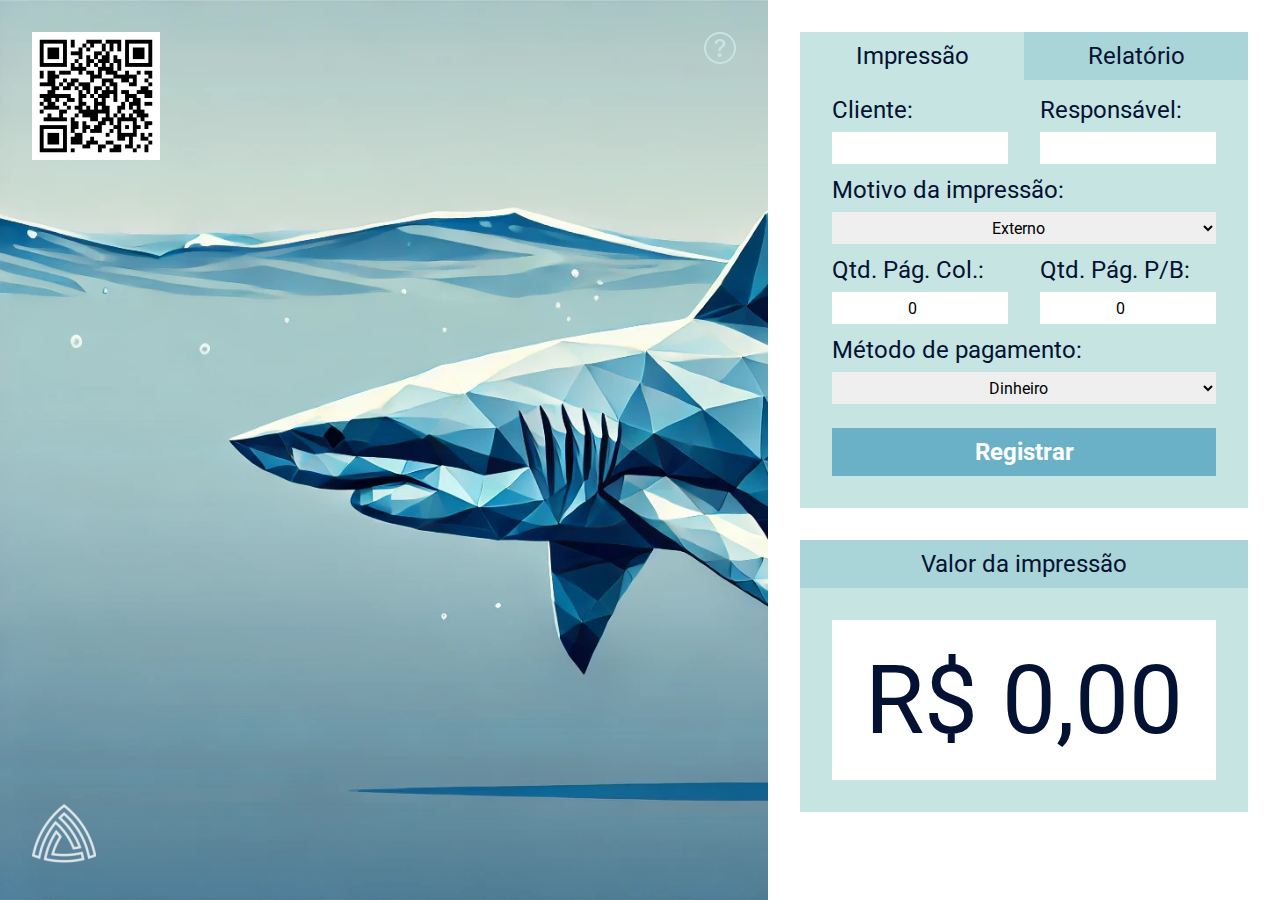
<file: index.html>
<!DOCTYPE html>
<html lang="pt-br">
<head>
    <meta charset="UTF-8">
    <meta name="viewport" content="width=device-width, initial-scale=1.0">
    <title>Impressão - Paper Shark</title>

    <link rel="stylesheet" href="/css/global.css">
    <link rel="stylesheet" href="/css/wallpaper.css">
    <link rel="stylesheet" href="/css/right_column.css">
</head>
<body>
    <!-- Imagem de fundo -->
    <div class="wallpaper">
        <!-- Container do QR Code e do link de mais informações -->
        <div class="top">
            <!-- QR Code do Pix -->
            <img class="top__qrcode" src="/img/qr-code.png" alt="">

            <!-- Link de informações -->
             <a class="information" href="">
                <!-- Imagem de informações -->
                <img class="information__image" src="/img/information.png" alt="informações">
             </a>
        </div>

        <!-- Logo da focus consultoria -->
        <img class="wallpaper__bottom" src="/img/focus-logo.png" alt="logo da focus">
    </div>

    <!-- Coluna lateral -->
    <div class="right_column">
        <!-- Container do forms e das abas do sistema -->
        <div class="forms_container">
            <!-- Container das abas do sistema -->
            <div class="tab">
                <!-- Aba de impressão -->
                <div class="print">
                    <!-- Rótulo da aba de impressão -->
                    <p class="print__label">Impressão</p>
                </div>
    
                <!-- Aba de relatório -->
                <div class="report">
                    <!-- Rótulo da aba de relatório -->
                    <a class="report__label" href="/html/report.html">Relatório</a>
                </div>
            </div>

            <!-- Formulário -->
            <form class="form" id="form"">
                <!-- Conjunto de inputs de cliente e responsável -->
                <div class="input_set">
                    <!-- Input de cliente -->
                    <div class="input_container">
                        <!-- Rótulo de cliente -->
                        <label class="input_container__text" for="cliente">Cliente:</label>

                        <!-- Input de cliente -->
                        <input class="input_container__input" id="cliente" name="cliente" type="text">
                    </div>

                    <!-- Input de responsável -->
                    <div class="input_container">
                        <!-- Rótulo de responsável -->
                        <label class="input_container__text" for="responsavel">Responsável:</label>

                        <!-- Input de responsável -->
                        <input class="input_container__input" id="responsavel" name="responsavel" type="text">
                    </div>
                </div>

                <!-- Input de motivo da impressão -->
                <div class="input_container">
                    <!-- Rótulo de motivo da impressão -->
                    <label class="input_container__text" for="motivo">Motivo da impressão:</label>

                    <!-- Input de motivo da impressão -->
                    <select class="input_container__input" id="motivo" name="motivo">
                        <option class="input__option" value="externo">Externo</option>
                        <option class="input__option" value="interno">Interno</option>
                    </select>
                </div>

                <!-- Conjunto de inputs de quantidade de páginas tanto coloridas quanto preto e branco -->
                <div class="input_set">
                    <!-- Input de quantidade de páginas coloridas -->
                    <div class="input_container">
                        <!-- Rótulo de páginas coloridas -->
                        <label class="input_container__text" for="qtd_col">Qtd. Pág. Col.:</label>

                        <!-- Input de páginas coloridas -->
                        <input class="input_container__input" id="qtd_col" name="qtd_col" type="number" min="0" value="0">
                    </div>

                    <!-- Input de quantidade de páginas preto e branco -->
                    <div class="input_container">
                        <!-- Rótulo de páginas preto e branco -->
                        <label class="input_container__text" for="qtd_pb">Qtd. Pág. P/B:</label>

                        <!-- Input de páginas preto e branco -->
                        <input class="input_container__input" id="qtd_pb" name="qtd_pb" type="number" min="0" value="0">
                    </div>
                </div>

                <!-- Input de método de pagamento -->
                <div class="input_container">
                    <!-- Rótulo de método de pagamento -->
                    <label class="input_container__text" for="metodo">Método de pagamento:</label>

                    <!-- Input de método de pagamento -->
                    <select class="input_container__input" name="metodo" id="metodo">
                        <option class="input__option" value="dinheiro">Dinheiro</option>
                        <option class="input__option" value="pix">Pix</option>
                    </select>
                </div>

                <!-- Botão para registrar a impressão -->
                <button class="form__button" type="submit">Registrar</button>
            </form>
        </div>

        <!-- Container avô do valor da impressão -->
        <div class="value_container_grandfather">
            <!-- Aba de valor da impressão -->
            <div class="value">
                <!-- Rótulo da aba de valor da impressão -->
                <p class="value__text">Valor da impressão</p>
            </div>

            <!-- Container pai do valor da impressão -->
            <div class="value_container_father">
                <!-- Container filho do valor da impressão -->
                <div class="value_container_son">
                    <!-- Rótulo do valor da impressão -->
                    <p class="value_container_son__text">R$ <span id="value">0,00</span></p>
                </div>
            </div>
        </div>
    </div>

    <script src="/js/register.js"></script>
</body>
</html>
</file>
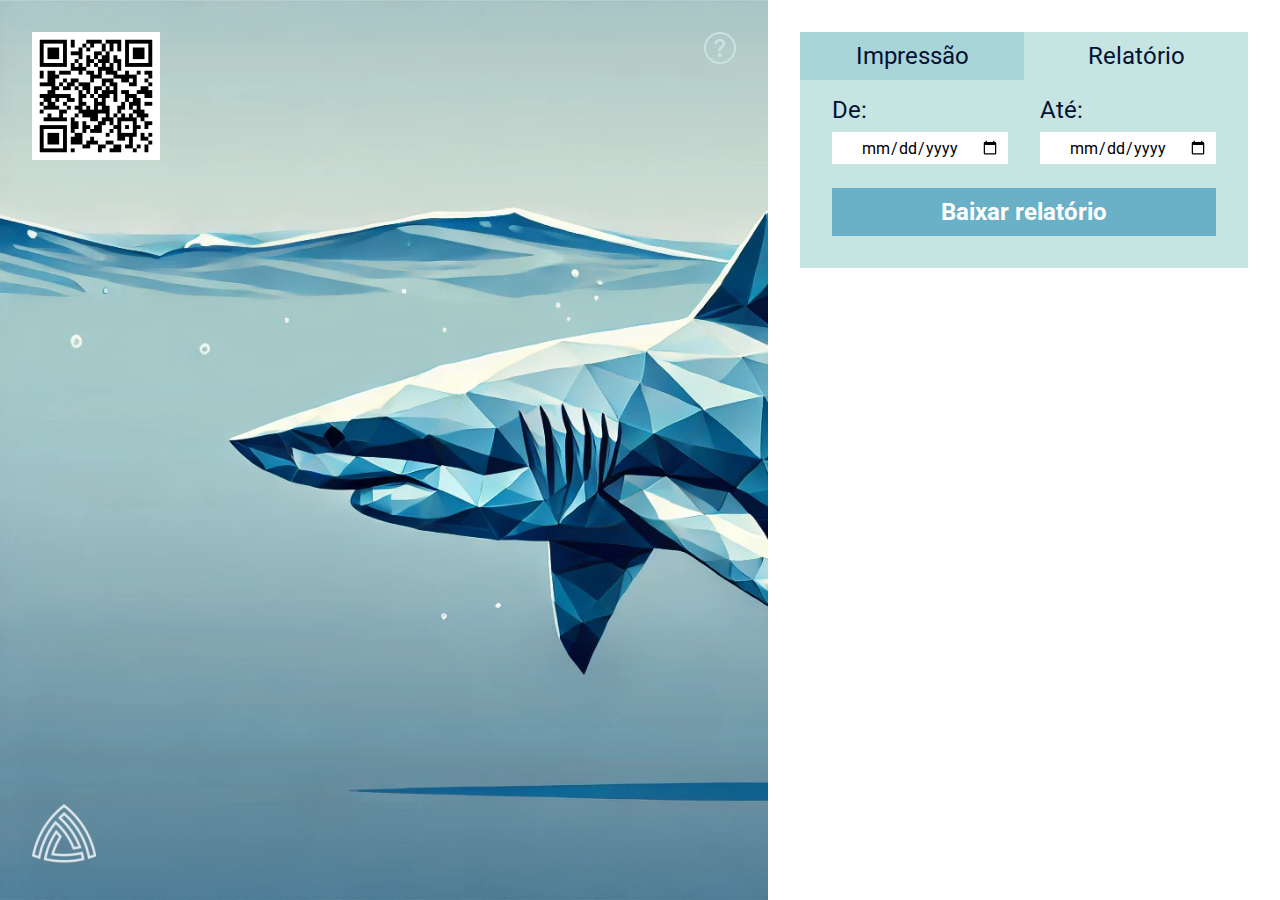
<file: html/report.html>
<!DOCTYPE html>
<html lang="pt-br">
<head>
    <meta charset="UTF-8">
    <meta name="viewport" content="width=device-width, initial-scale=1.0">
    <title>Relatório - Paper Shark</title>

    <link rel="stylesheet" href="/css/global.css">
    <link rel="stylesheet" href="/css/wallpaper.css">
    <link rel="stylesheet" href="/css/right_column.css">
    <link rel="stylesheet" href="/css/report_right_column.css">
</head>
<body>
    <!-- Imagem de fundo -->
    <div class="wallpaper">
        <!-- Container do QR Code e do link de mais informações -->
        <div class="top">
            <!-- QR Code do Pix -->
            <img class="top__qrcode" src="/img/qr-code.png" alt="">

            <!-- Link de informações -->
             <a class="information" href="">
                <!-- Imagem de informações -->
                <img class="information__image" src="/img/information.png" alt="informações">
             </a>
        </div>

        <!-- Logo da focus consultoria -->
        <img class="wallpaper__bottom" src="/img/focus-logo.png" alt="logo da focus">
    </div>

    <!-- Coluna lateral -->
    <div class="right_column">
        <!-- Container do forms e das abas do sistema -->
        <div class="forms_container">
            <!-- Container das abas do sistema -->
            <div class="tab">
                <!-- Aba de impressão -->
                <div class="print">
                    <!-- Rótulo da aba de impressão -->
                    <a class="print__label" href="/index.html">Impressão</a>
                </div>
    
                <!-- Aba de relatório -->
                <div class="report">
                    <!-- Rótulo da aba de relatório -->
                    <p class="report__label">Relatório</p>
                </div>
            </div>

            <!-- Formulário -->
            <form class="form" id="form"">
                <!-- Conjunto de inputs de data inicial e final -->
                <div class="input_set">
                    <!-- Input de inicial -->
                    <div class="input_container">
                        <!-- Rótulo de inicio -->
                        <label class="input_container__text" for="inicial">De:</label>

                        <!-- Input de inicio -->
                        <input class="input_container__input" id="inicial" name="inicial" type="date">
                    </div>

                    <!-- Input de final -->
                    <div class="input_container">
                        <!-- Rótulo de responsável -->
                        <label class="input_container__text" for="final">Até:</label>

                        <!-- Input de responsável -->
                        <input class="input_container__input" id="final" name="final" type="date">
                    </div>
                </div>

                <!-- Botão para registrar a impressão -->
                <button class="form__button" type="submit">Baixar relatório</button>
            </form>
        </div>
    </div>

    <script src="../js/report.js"></script>
</body>
</html>
</file>
<file: css/global.css>
@import url('https://fonts.googleapis.com/css2?family=Roboto:ital,wght@0,100;0,300;0,400;0,500;0,700;0,900;1,100;1,300;1,400;1,500;1,700;1,900&display=swap');

:root {
    --primary-color: #C6E4E1;
    --secondary-color: #A9D4D8;
    --text-color: #031233;
    --button-color: #6AB1C7;
    --hover-button-color: #055983;
    --light-color: #FFFFFF;
}

body {
    display: flex;
    background-color: var(--light-color);
}

* {
    box-sizing: border-box;

    margin: 0;
    padding: 0;

    font-family: "Roboto", sans-serif;
}
</file>
<file: css/wallpaper.css>
/* Level 1 */
.wallpaper {
    width: calc(100vw * 0.6);
    height: 100vh;

    background-image: url('../img/wallpaper.webp');
    background-size: cover;

    padding: 2rem;

    display: flex;
    flex-direction: column;

    justify-content: space-between;
}

.wallpaper__bottom {
    width: 4rem;
}

/* Level 2 */
.top {
    display: flex;
    justify-content: space-between;
}

.top__qrcode {
    width: 8rem;
}

/* Level 3 */
.information {
    width: 2rem;
    height: 2rem;
}

.information__image {
    width: 2rem;
}
</file>
<file: css/right_column.css>
/* Level 1 */
.right_column {
    width: calc(100vw * 0.4);
    height: 100vh;

    padding: 2rem;

    display: flex;
    flex-direction: column;

    overflow-y: scroll;
}

/* Level 2 */
.forms_container {
    background-color: var(--primary-color);
}

.value_container {
    background-color: var(--primary-color);
}

/* Level 3 */
.tab {
    display: flex;
}

.print {
    width: 100%;
    height: 3rem;

    display: flex;
    justify-content: center;
    align-items: center;
}

.print__label {
    font-size: 1.5rem;
    text-decoration: none;
    color: var(--text-color);

    width: 100%;
    height: 3rem;

    display: flex;
    justify-content: center;
    align-items: center;
}

.report {
    background-color: var(--secondary-color);

    width: 100%;
    height: 3rem;
}

.report__label {
    font-size: 1.5rem;
    text-decoration: none;
    color: var(--text-color);

    width: 100%;
    height: 3rem;

    display: flex;
    justify-content: center;
    align-items: center;
}

.form {
    padding: 2rem;
    padding-top: 1rem;
}

.input_set {
    display: flex;
    gap: 2rem;
}

.input_container {
    display: flex;
    flex-direction: column;
    width: 100%;
    margin-bottom: .75rem;
}

.input_container__text {
    font-size: 1.5rem;
    margin-bottom: .5rem;
    color: var(--text-color);
}

.input_container__input {
    height: 2rem;
    width: 100%;
    padding: 0 .5rem;
    font-size: 1rem;
    border: 0;
    text-align: center;
}

.form__button {
    height: 3rem;
    width: 100%;
    margin-top: .75rem;
    background-color: var(--button-color);
    color: var(--light-color);
    font-size: 1.5rem;
    font-weight: bold;
    border: 0;
}

.form__button:hover {
    cursor: pointer;
    background-color: var(--hover-button-color);
}

.form__button:focus {
    background-color: var(--button-color);
}

.value_container_grandfather {
    background-color: var(--primary-color);
    margin-top: 2rem;
}

.value {
    height: 3rem;
    width: 100%;
    display: flex;
    justify-content: center;
    align-items: center;
    background-color: var(--secondary-color);
}

.value__text {
    font-size: 1.5rem;
    color: var(--text-color);
}

.value_container_father {
    padding: 2rem;
    display: flex;
    justify-content: center;
    align-items: center;
}

.value_container_son {
    background-color: var(--light-color);
    width: 100%;
    height: 10rem;
    display: flex;
    justify-content: center;
    align-items: center;
}

.value_container_son__text {
    font-size: 6rem;
    color: var(--text-color);
}
</file>
<file: css/report_right_column.css>
.print {
    background-color: var(--secondary-color);
}

.report {
    background-color: var(--primary-color);
}
</file>
